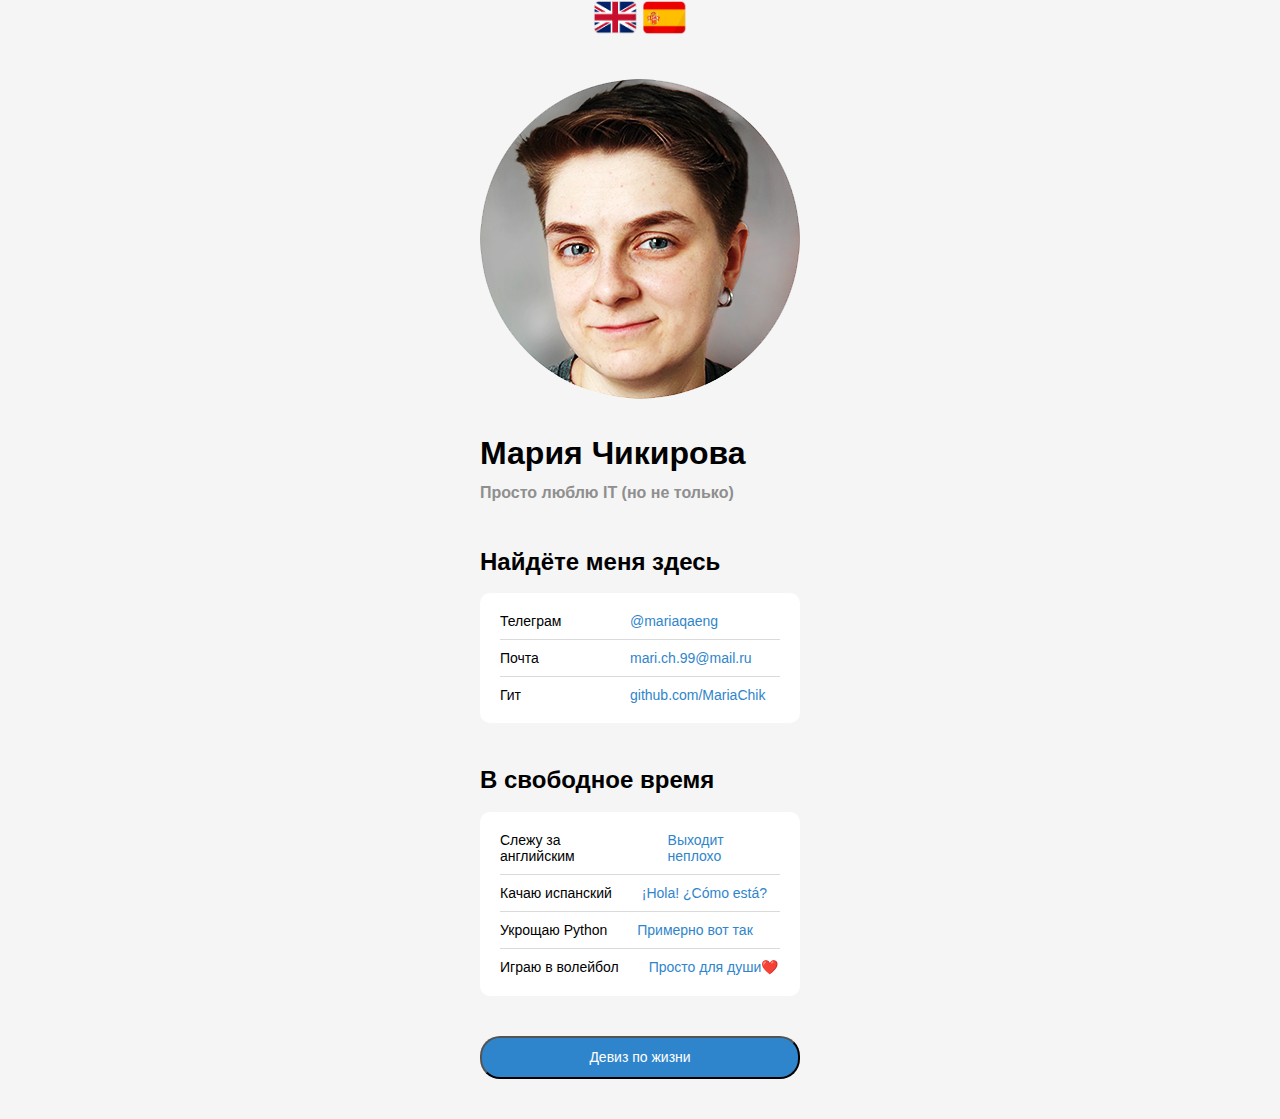
<file: index.html>
<!DOCTYPE html>
<html lang="en">
  <head>
    <link type="image/x-icon" href="/favicon.ico" rel="shortcut icon">
    <meta charset="UTF-8" />
    <meta http-equiv="X-UA-Compatible" content="IE=edge" />
    <meta name="viewport" content="width=device-width, initial-scale=1.0" />
    <link href="./normalize.css" rel="stylesheet" />
    <link href="./style.css" rel="stylesheet" />
    <title>Maria QA Engineer</title>
  </head> 
  <body>
    <header class="top_header">
       <a href="index gb.html"><img src="./gb icon.png" width="45" 
   height="35" border="0"></a>
      <a href="index es.html"><img src="./es icon.png" width="45" 
   height="35" border="0"></a>
    </header>
    <header class="header">
      <img src="./avatar.png" alt="avatar" class="header__avatar" /> 
      <h1 class="header__title">Мария Чикирова</h1>
      <h3 class="header__subtitle">Просто люблю IT (но не только)</h3> 
    </header>
    <main>
      <section class="links">
        <h2 class="links__header">Найдёте меня здесь</h2>
        <ul class="links__container">
          <li class="links__link">
            <p class="links__title">Телеграм</p>
            <a class="linsk__link" href="https://t.me/mariaqaeng">@mariaqaeng</a>
          </li>
          <li class="links__link">
            <p class="links__title">Почта</p>
            <a class="linsk__link" href="mailto:mari.ch.99@mail.ru"
              >mari.ch.99@mail.ru</a>
          </li>
          <li class="links__link">
            <p class="links__title">Гит</p>
            <a class="linsk__link" href="https://github.com/MariaChik">github.com/MariaChik</a>
          </li>
        </ul>
      </section>
      <section class="links">
        <h2 class="links__header">В свободное время</h2>
        <ul class="links__container">
          <li class="links__link">
            <p class="links__title">Слежу за английским</p>
            <a class="linsk__link" href="https://www.youtube.com/watch?v=4wFO6zp-jr8&ab_channel=MariaC">Выходит неплохо</a>
          </li>
          <li class="links__link">
            <p class="links__title">Качаю испанский</p>
            <a class="linsk__link" href="https://www.youtube.com/watch?v=0Tk5ZeKxusM&ab_channel=MariaC">¡Hola! ¿Cómo está?</a>
          </li>
          <li class="links__link">
            <p class="links__title">Укрощаю Python</p>
            <a class="linsk__link" href="python meme.jpg">Примерно вот так</a>
          </li>
          <li class="links__link">
            <p class="links__title">Играю в волейбол</p>
            <a class="linsk__link" href="">Просто для души❤️</a>
          </li>
        </ul>
      </section>
    </main>
    <footer>
      <button type = "button" class="button-link" href=""> Девиз по жизни </button>
    </footer>
    <script type="text/javascript" src="js.js"></script>
  </body>
</html>
</file>
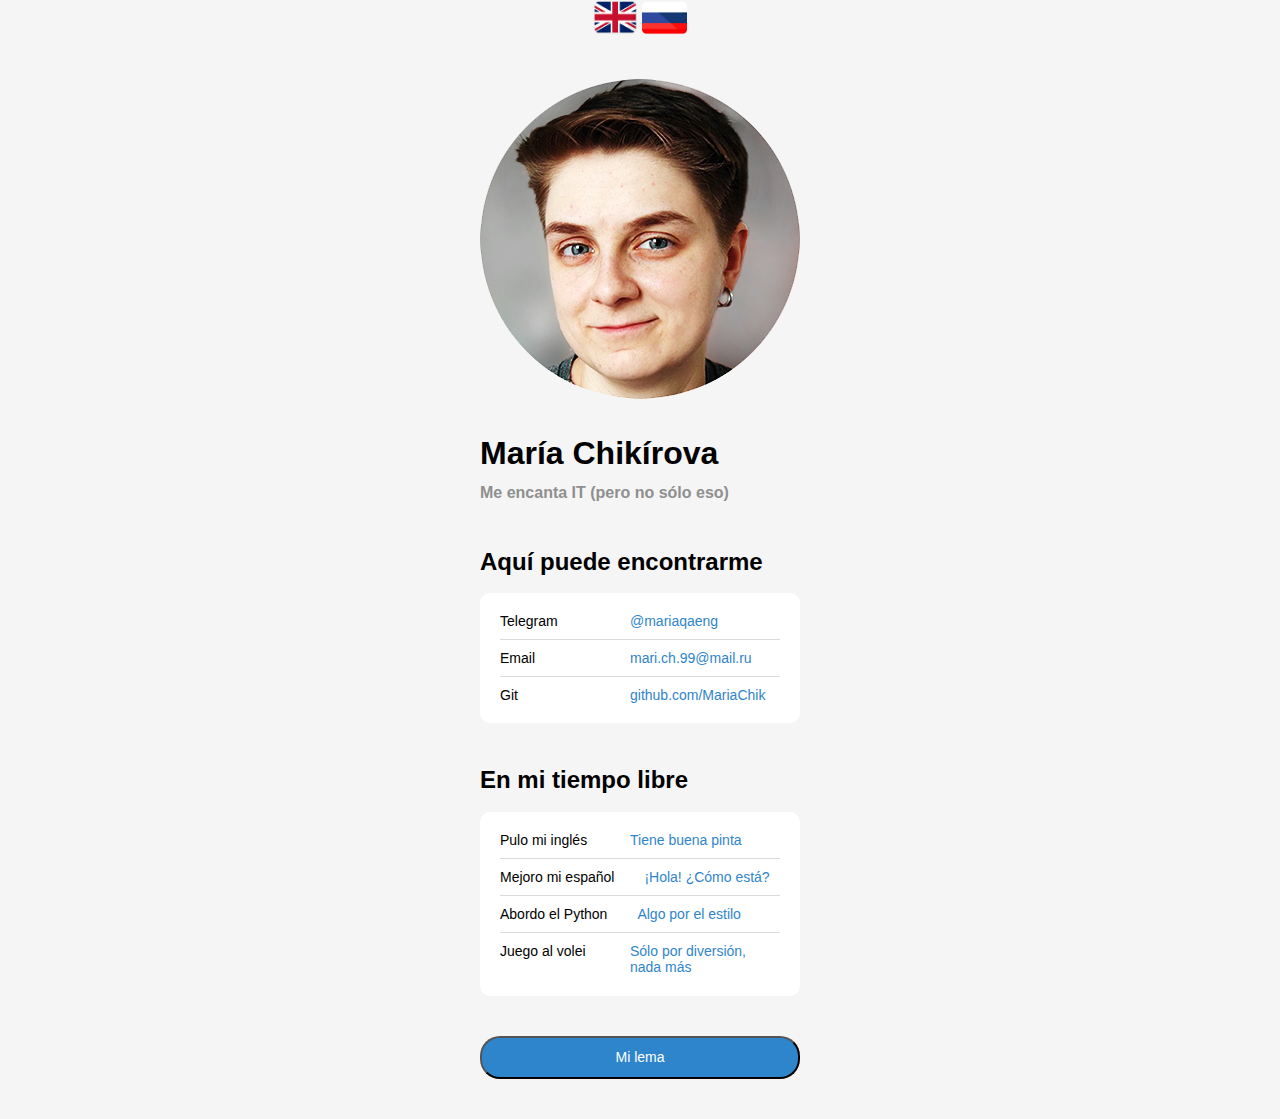
<file: index es.html>
<!DOCTYPE html>
<html lang="en">
  <head>
    <link type="image/x-icon" href="/favicon.ico" rel="shortcut icon">
    <meta charset="UTF-8" />
    <meta http-equiv="X-UA-Compatible" content="IE=edge" />
    <meta name="viewport" content="width=device-width, initial-scale=1.0" />
    <link href="./normalize.css" rel="stylesheet" />
    <link href="./style.css" rel="stylesheet" />
    <title>Maria Especialista QA</title>
  </head>
  <body>
    <header class="top_header">
      <a href="index gb.html"><img src="./gb icon.png" width="45" height="35" border="0"></a>
      <a href="index.html"><img src="./ru icon.png" width="45" height="35" border="0"></a>
    </header>
    <header class="header">
      <img src="./avatar.png" alt="avatar" class="header__avatar" />
      <h1 class="header__title">María Chikírova</h1>
      <h3 class="header__subtitle">Me encanta IT (pero no sólo eso)</h3>
    </header>
    <main>
      <section class="links">
        <h2 class="links__header">Aquí puede encontrarme</h2>
        <ul class="links__container">
          <li class="links__link">
            <p class="links__title">Telegram</p>
            <a class="linsk__link" href="https://t.me/mariaqaeng">@mariaqaeng</a>
          </li>
          <li class="links__link">
            <p class="links__title">Email</p>
            <a class="linsk__link" href="mailto:mari.ch.99@mail.ru"
              >mari.ch.99@mail.ru</a
            >
          </li>
          <li class="links__link">
            <p class="links__title">Git</p>
            <a class="linsk__link" href="https://github.com/MariaChik">github.com/MariaChik</a>
          </li>
        </ul>
      </section>
      <section class="links">
        <h2 class="links__header">En mi tiempo libre</h2>
        <ul class="links__container">
          <li class="links__link">
            <p class="links__title">Pulo mi inglés</p>
            <a class="linsk__link" href="https://www.youtube.com/watch?v=4wFO6zp-jr8&ab_channel=MariaC">Tiene buena pinta</a>
          </li>
          <li class="links__link">
            <p class="links__title">Mejoro mi español</p>
            <a class="linsk__link" href="https://www.youtube.com/watch?v=0Tk5ZeKxusM&ab_channel=MariaC">¡Hola! ¿Cómo está?</a>
          </li>
          <li class="links__link">
            <p class="links__title">Abordo el Python</p>
            <a class="linsk__link" href="python meme.jpg">Algo por el estilo</a>
          </li>
          <li class="links__link">
            <p class="links__title">Juego al volei</p>
            <a class="linsk__link" href="">Sólo por diversión, nada más</a>
          </li>
        </ul>
      </section>
    </main>
    <footer>
      <button type = "button" class="button-link" href=""> Mi lema </button>
    </footer>
    <script type="text/javascript" src="js-es.js"></script>
  </body>
</html>
</file>
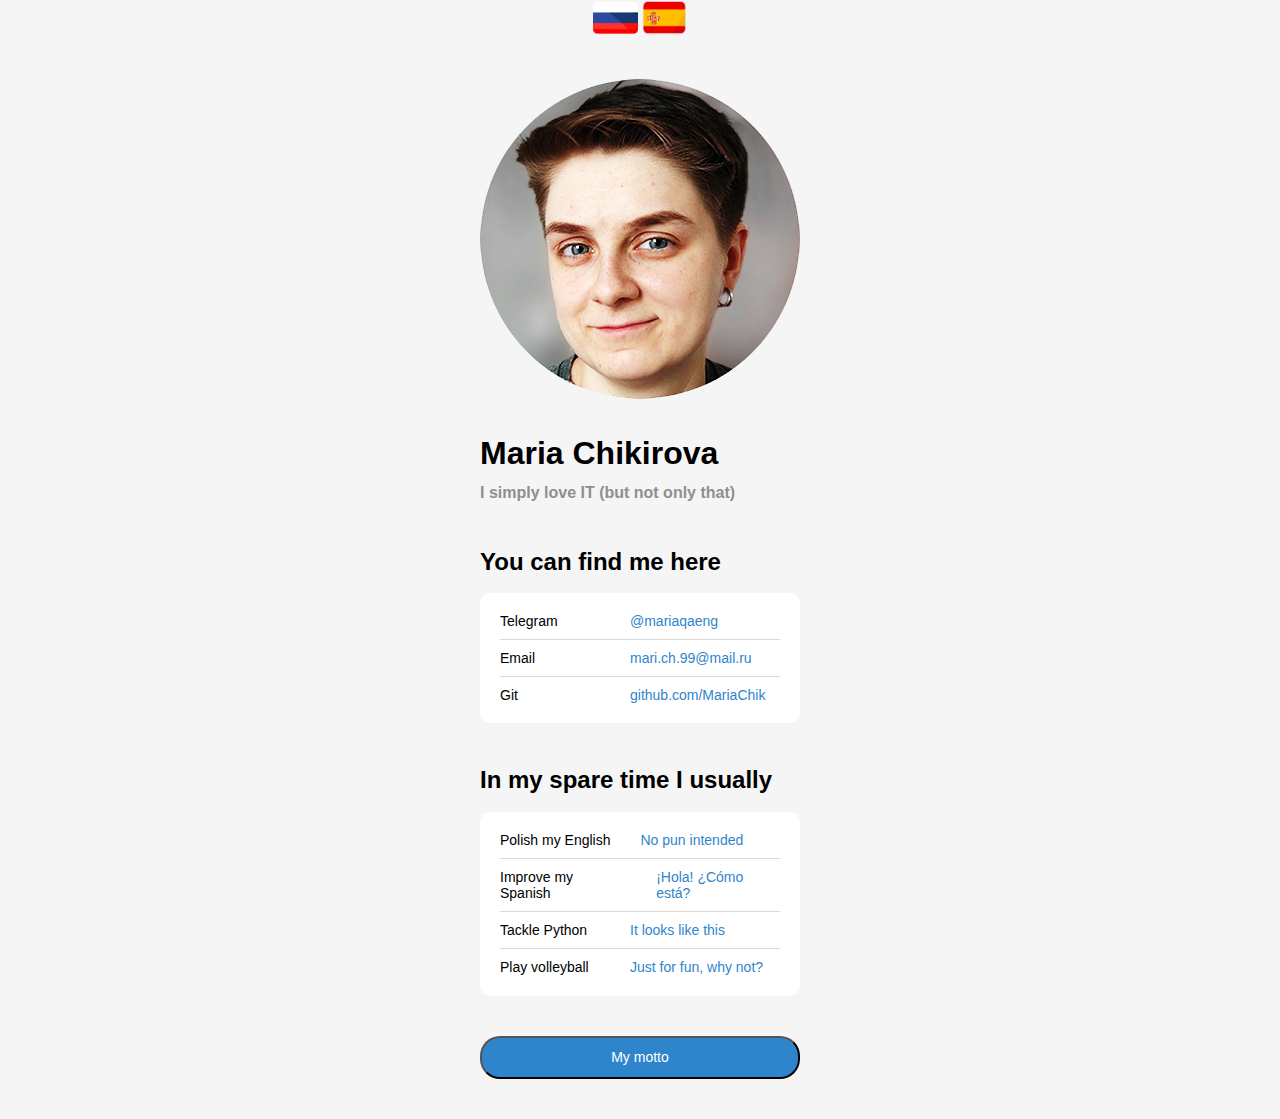
<file: index gb.html>
<!DOCTYPE html>
<html lang="en">
  <head>
    <link type="image/x-icon" href="/favicon.ico" rel="shortcut icon">
    <meta charset="UTF-8" />
    <meta http-equiv="X-UA-Compatible" content="IE=edge" />
    <meta name="viewport" content="width=device-width, initial-scale=1.0" />
    <link href="./normalize.css" rel="stylesheet" />
    <link href="./style.css" rel="stylesheet" />
    <title>Maria QA Engineer</title>
  </head>
  <body>
    <header class="top_header">
      <a href="index.html"><img src="./ru icon.png" width="45" height="35" border="0"></a>
      <a href="index es.html"><img src="./es icon.png" width="45" height="35" border="0"></a>
    </header>
    <header class="header">
      <img src="./avatar.png" alt="avatar" class="header__avatar" />
      <h1 class="header__title">Maria Chikirova</h1>
      <h3 class="header__subtitle">I simply love IT (but not only that)</h3>
    </header>
    <main>
      <section class="links">
        <h2 class="links__header">You can find me here</h2>
        <ul class="links__container">
          <li class="links__link">
            <p class="links__title">Telegram</p>
            <a class="linsk__link" href="https://t.me/mariaqaeng">@mariaqaeng</a>
          </li>
          <li class="links__link">
            <p class="links__title">Email</p>
            <a class="linsk__link" href="mailto:mari.ch.99@mail.ru"
              >mari.ch.99@mail.ru</a
            >
          </li>
          <li class="links__link">
            <p class="links__title">Git</p>
            <a class="linsk__link" href="https://github.com/MariaChik">github.com/MariaChik</a>
          </li>
        </ul>
      </section>
      <section class="links">
        <h2 class="links__header">In my spare time I usually</h2>
        <ul class="links__container">
          <li class="links__link">
            <p class="links__title">Polish my English</p>
            <a class="linsk__link" href="https://www.youtube.com/watch?v=4wFO6zp-jr8&ab_channel=MariaC">No pun intended</a>
          </li>
          <li class="links__link">
            <p class="links__title">Improve my Spanish</p>
            <a class="linsk__link" href="https://www.youtube.com/watch?v=0Tk5ZeKxusM&ab_channel=MariaC">¡Hola! ¿Cómo está?</a>
          </li>
          <li class="links__link">
            <p class="links__title">Tackle Python</p>
            <a class="linsk__link" href="python meme.jpg">It looks like this</a>
          </li>
          <li class="links__link">
            <p class="links__title">Play volleyball</p>
            <a class="linsk__link" href="">Just for fun, why not?</a>
          </li>
        </ul>
      </section>
    </main>
    <footer>
      <button type = "button" class="button-link" href=""> My motto </button>
    </footer>
    <script type="text/javascript" src="js-en.js"></script>
  </body>
</html>
</file>
<file: style.css>
body {
  font-family: "Helvetica";
  background-color: #f5f5f5;
  color: #000000;
  display: flex;
  flex-direction: column;
  justify-content: center;
  align-items: center;
}
.top_header {
  justify-content: right;
  align-items: right;
}
  
.header {
  margin: 40px 0;
}

.header__avatar {
  border-radius: 40%;
}

.header__title {
  margin: 30px 0 10px 0;
  font-size: 32px;
  line-height: 1.2;
  font-family: "Helvetica";
}

.header__subtitle {
  color: #8f8f8f;
  font-size: 16px;
  line-height: 1.4;
  margin: 0;
}

.links {
  width: 320px;
  margin-bottom: 40px;
}

.links__header {
  font-family: "Helvetica";
  font-size: 24px;
  line-height: 1.4;
  margin: 0 0 15px 0;
}

.links__container {
  list-style-type: none;
  background: #ffffff;
  border-radius: 10px;
  display: flex;
  flex-direction: column;
  align-items: flex-start;
  padding: 20px 20px 10px;
  gap: 10px;
  flex: none;
  order: 1;
  flex-grow: 0;
  box-sizing: border-box;
  margin: 0;
}

.links__link,
.links__title {
  font-size: 14px;
  font-size: 1.4;
}

.links__link {
  display: flex;
  flex-direction: row;
  align-items: flex-start;
  padding: 0px 0px 10px;
  gap: 30px;
  border-bottom: 1px solid #dadada;
  width: 280px;
}

.links__link:last-child {
  border-bottom: none;
}

.linsk__link,
.links__link:visited {
  text-decoration: none;
  color: #2f85cb;
}

.links__title {
  margin: 0;
  min-width: 100px;
}

footer {
  margin: 0 0 40px 0;
}
.button-link {
  box-sizing: border-box;
  display: flex;
  flex-direction: row;
  justify-content: center;
  align-items: center;
  padding: 10px;
  width: 320px;
  background: #2f85cb;
  border-radius: 20px;

  font-size: 14px;
  line-height: 1.4;

  color: #ffffff;
  text-decoration: none;
}
</file>
